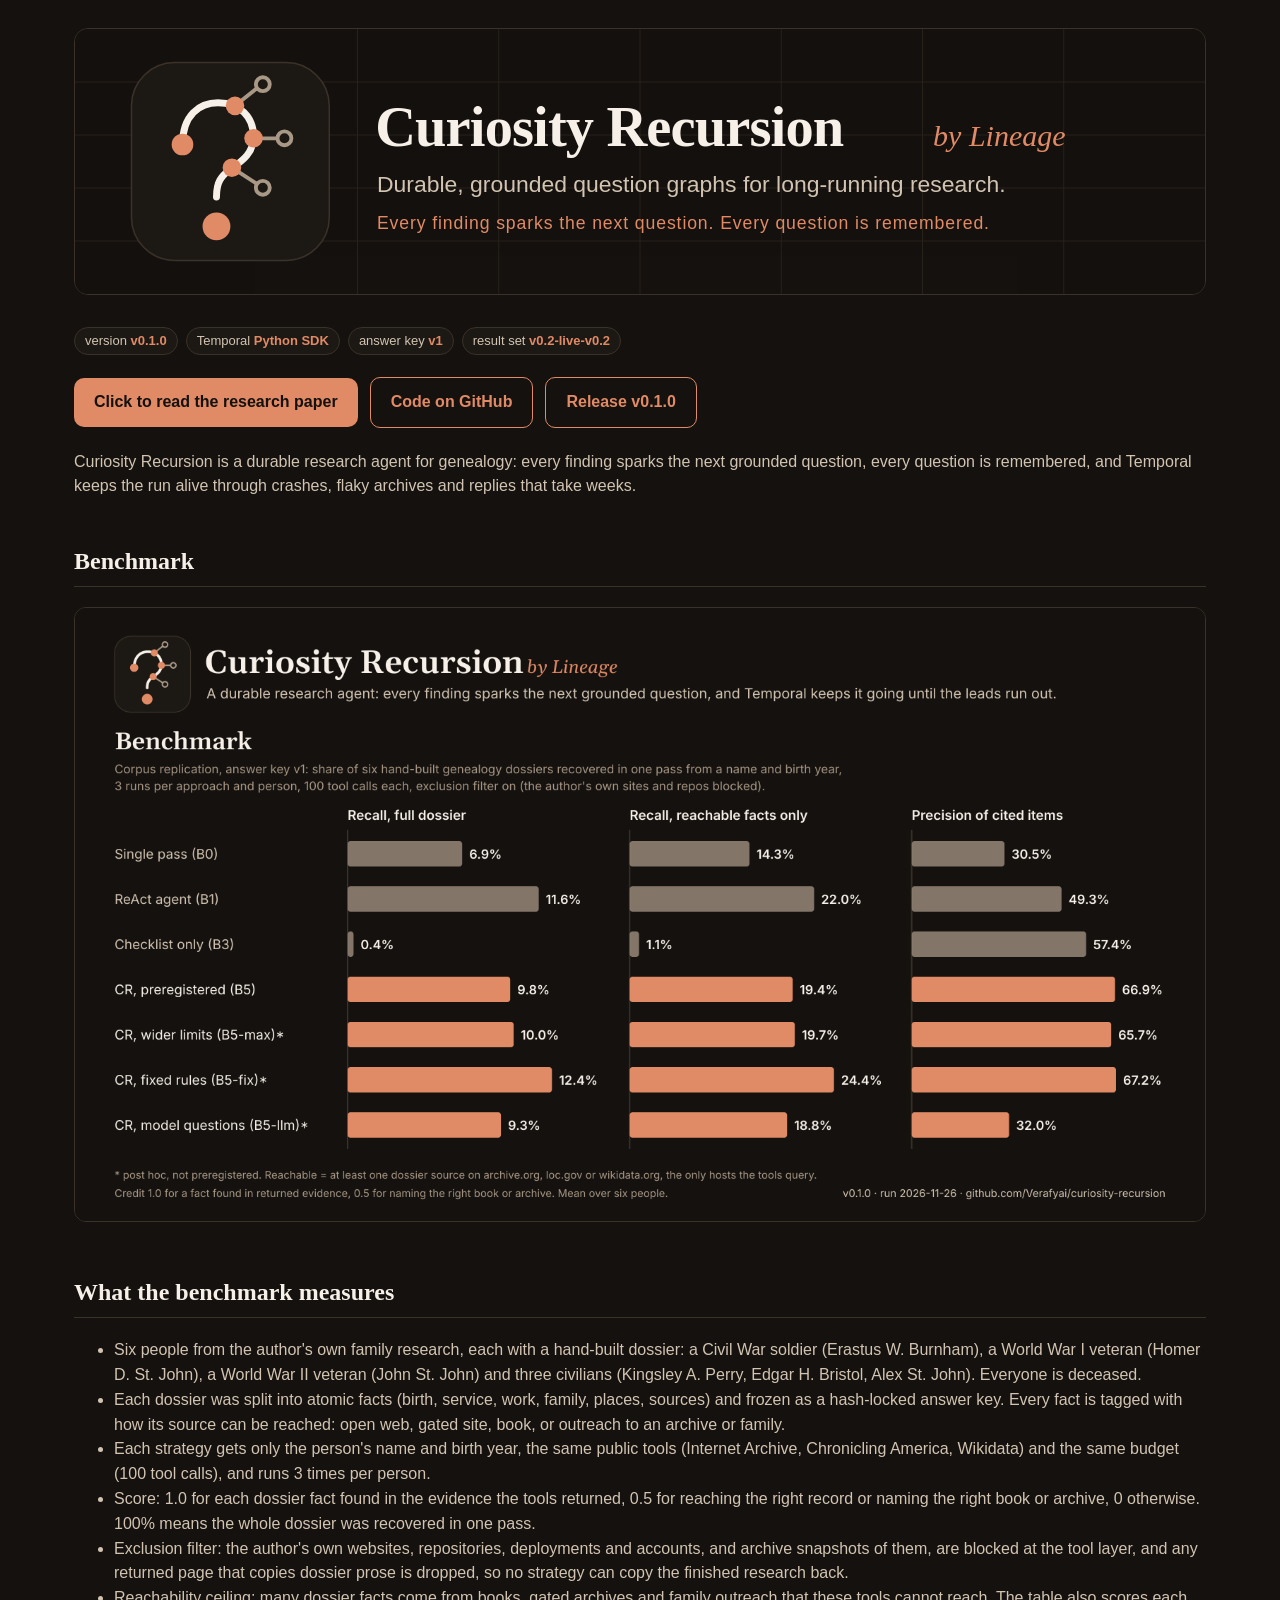
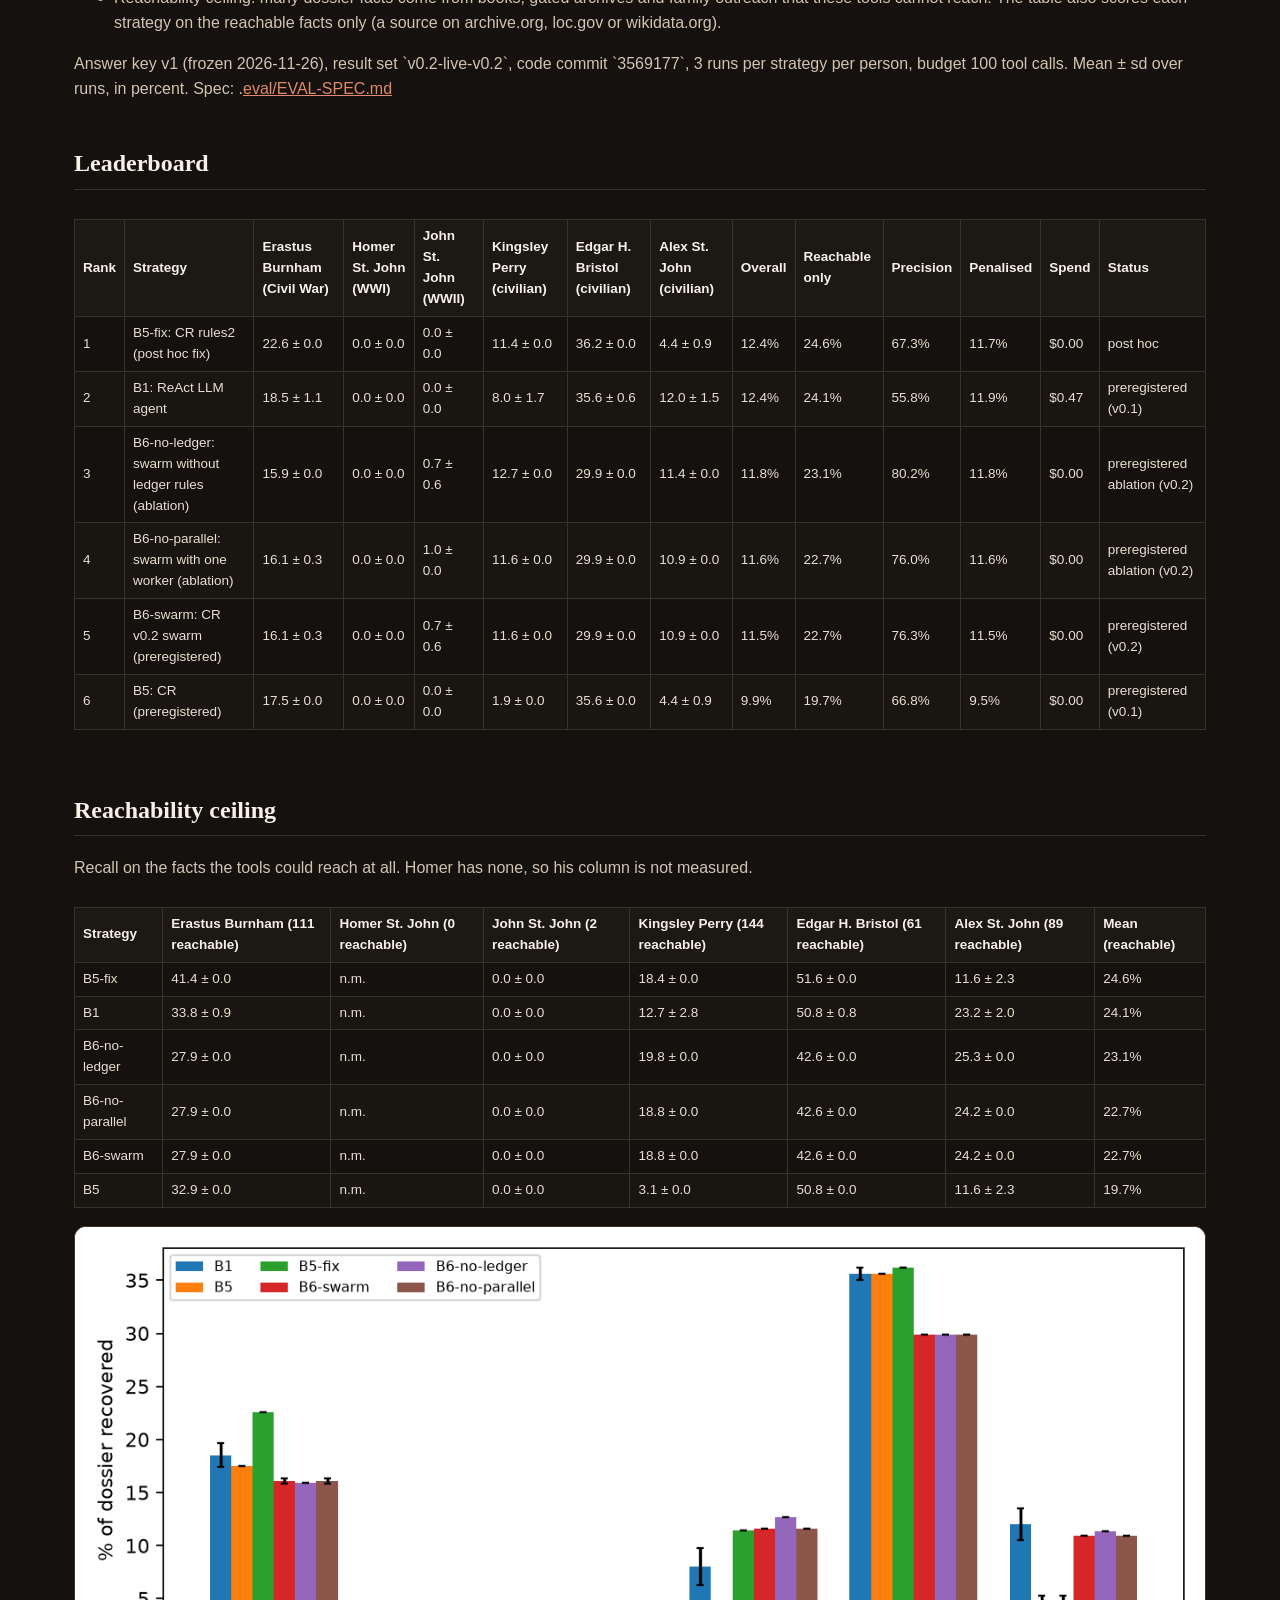
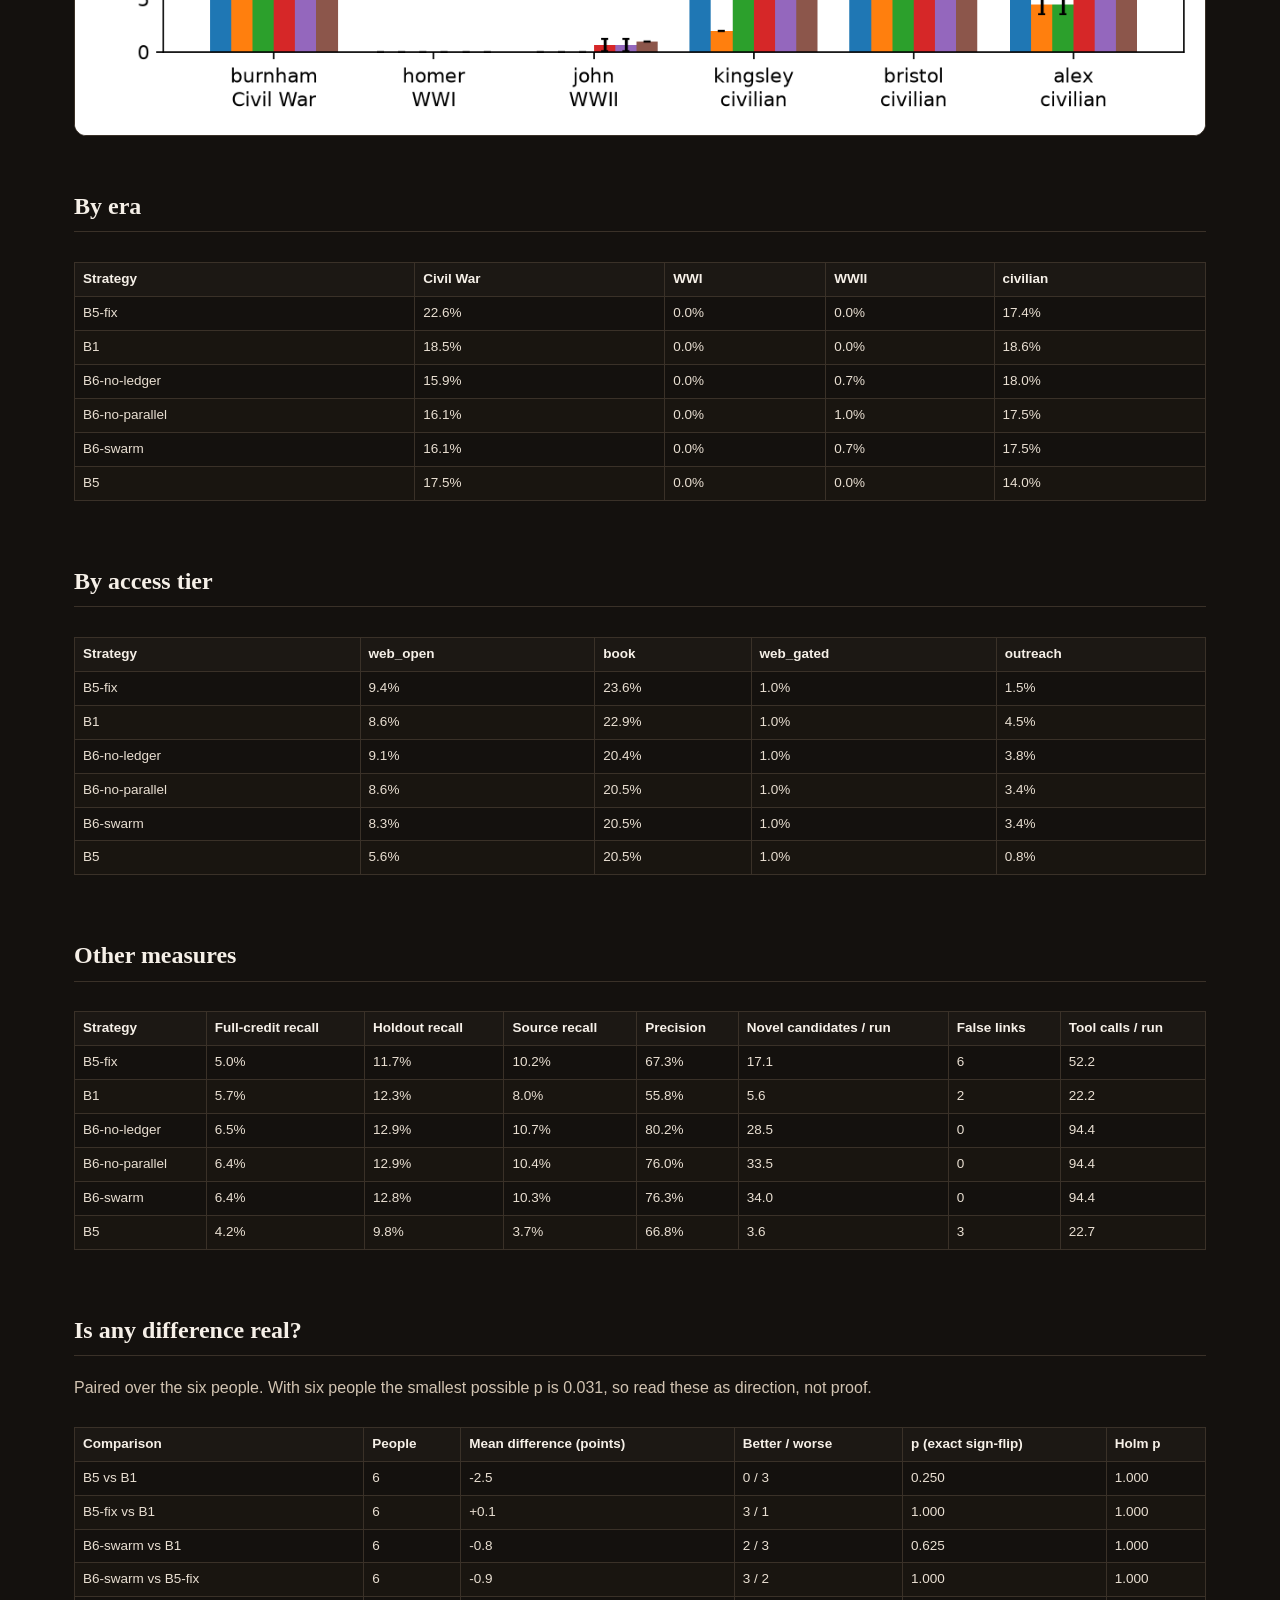
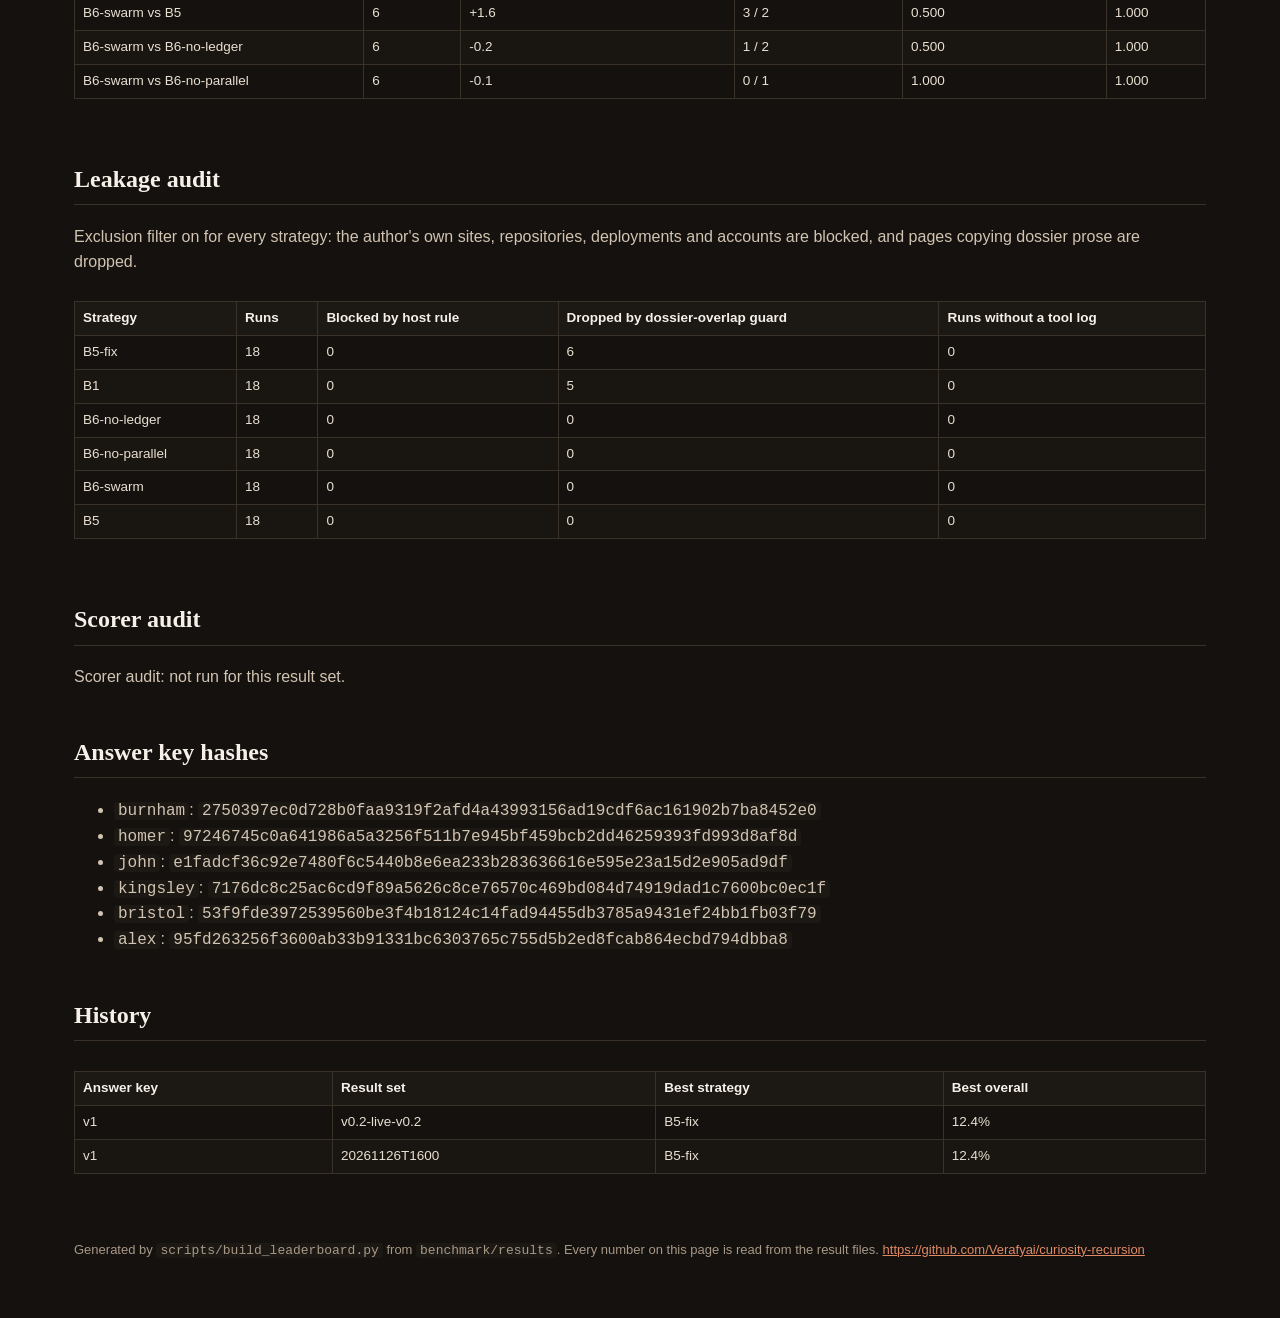
<file: index.html>
<!doctype html>
<html lang="en"><head><meta charset="utf-8"><title>Curiosity Recursion by Lineage</title>
<meta http-equiv="refresh" content="0; url=benchmark/">
<link rel="canonical" href="benchmark/"></head>
<body style="background:#14110e;color:#f3ebe1;font-family:system-ui,sans-serif">
<p><a style="color:#e08a66" href="benchmark/">Curiosity Recursion benchmark</a> · <a style="color:#e08a66" href="paper/main.pdf">Click to read the research paper</a></p>
</body></html>
</file>
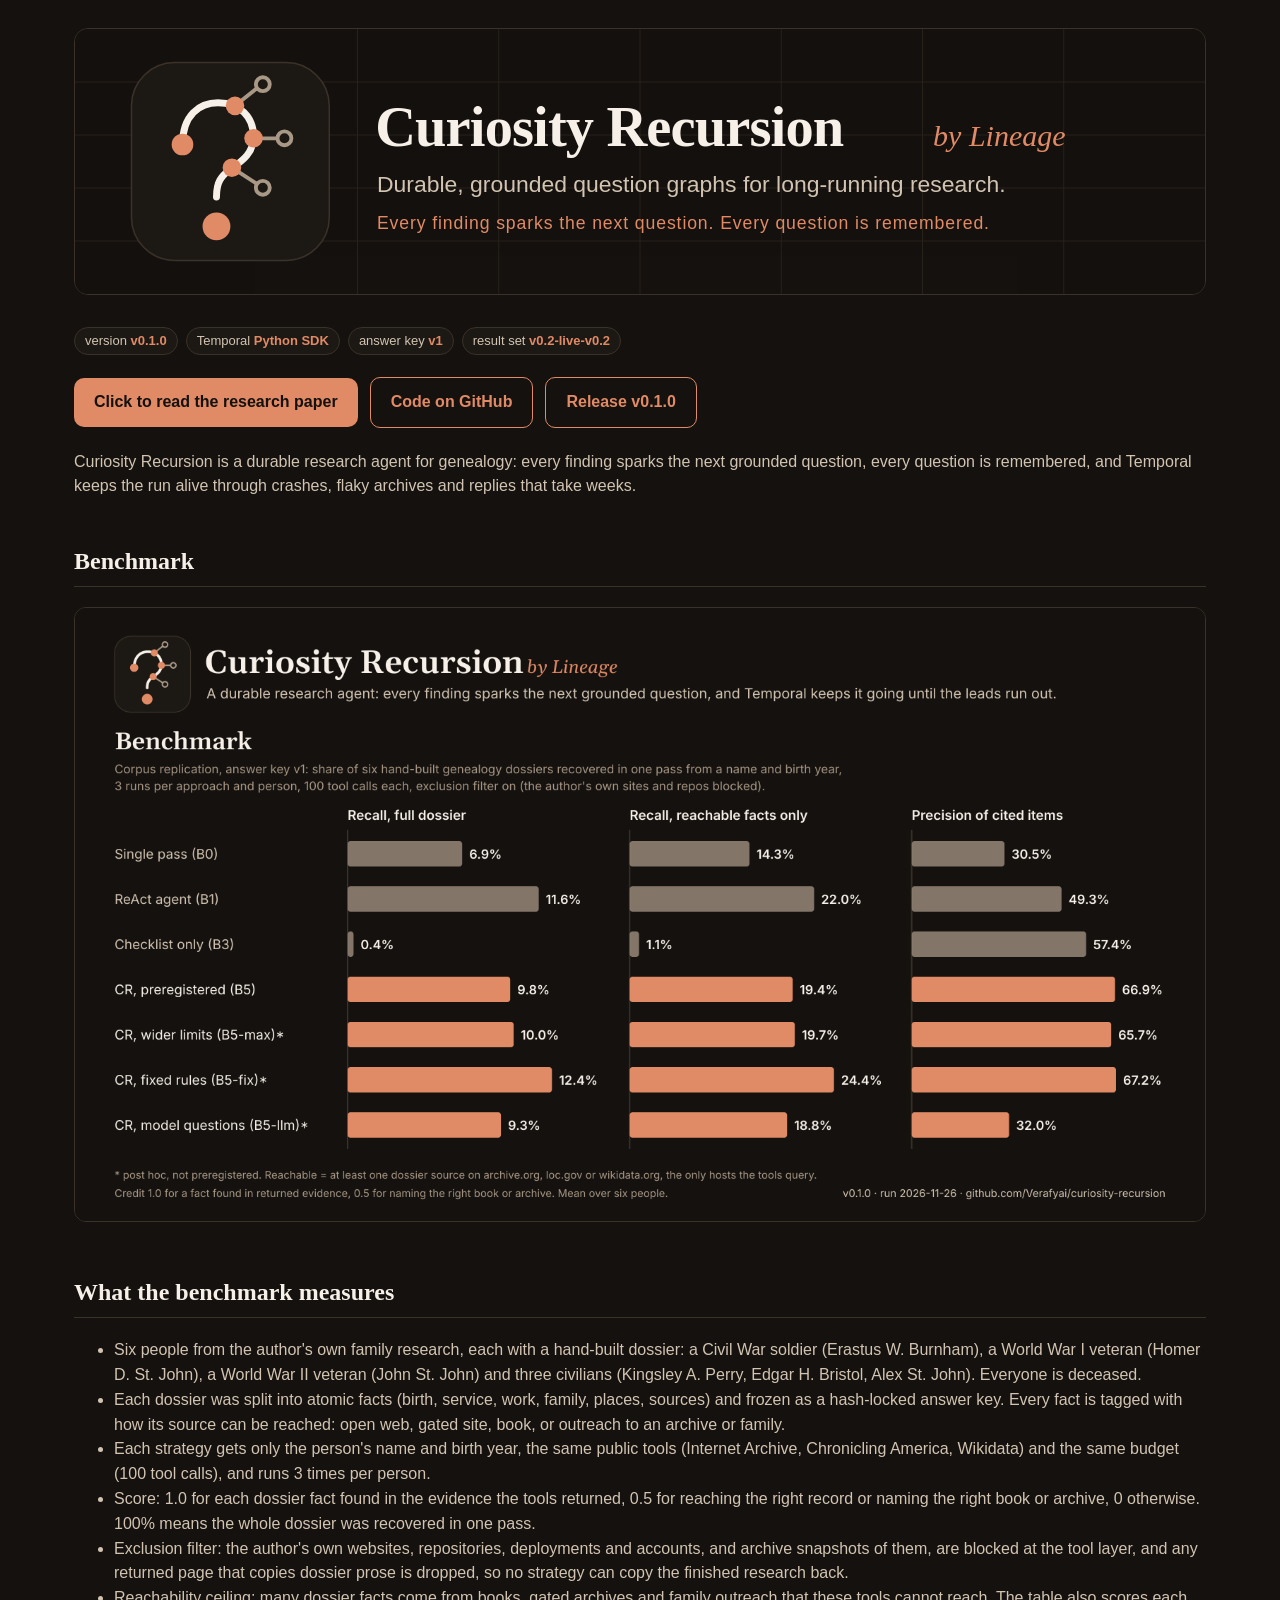
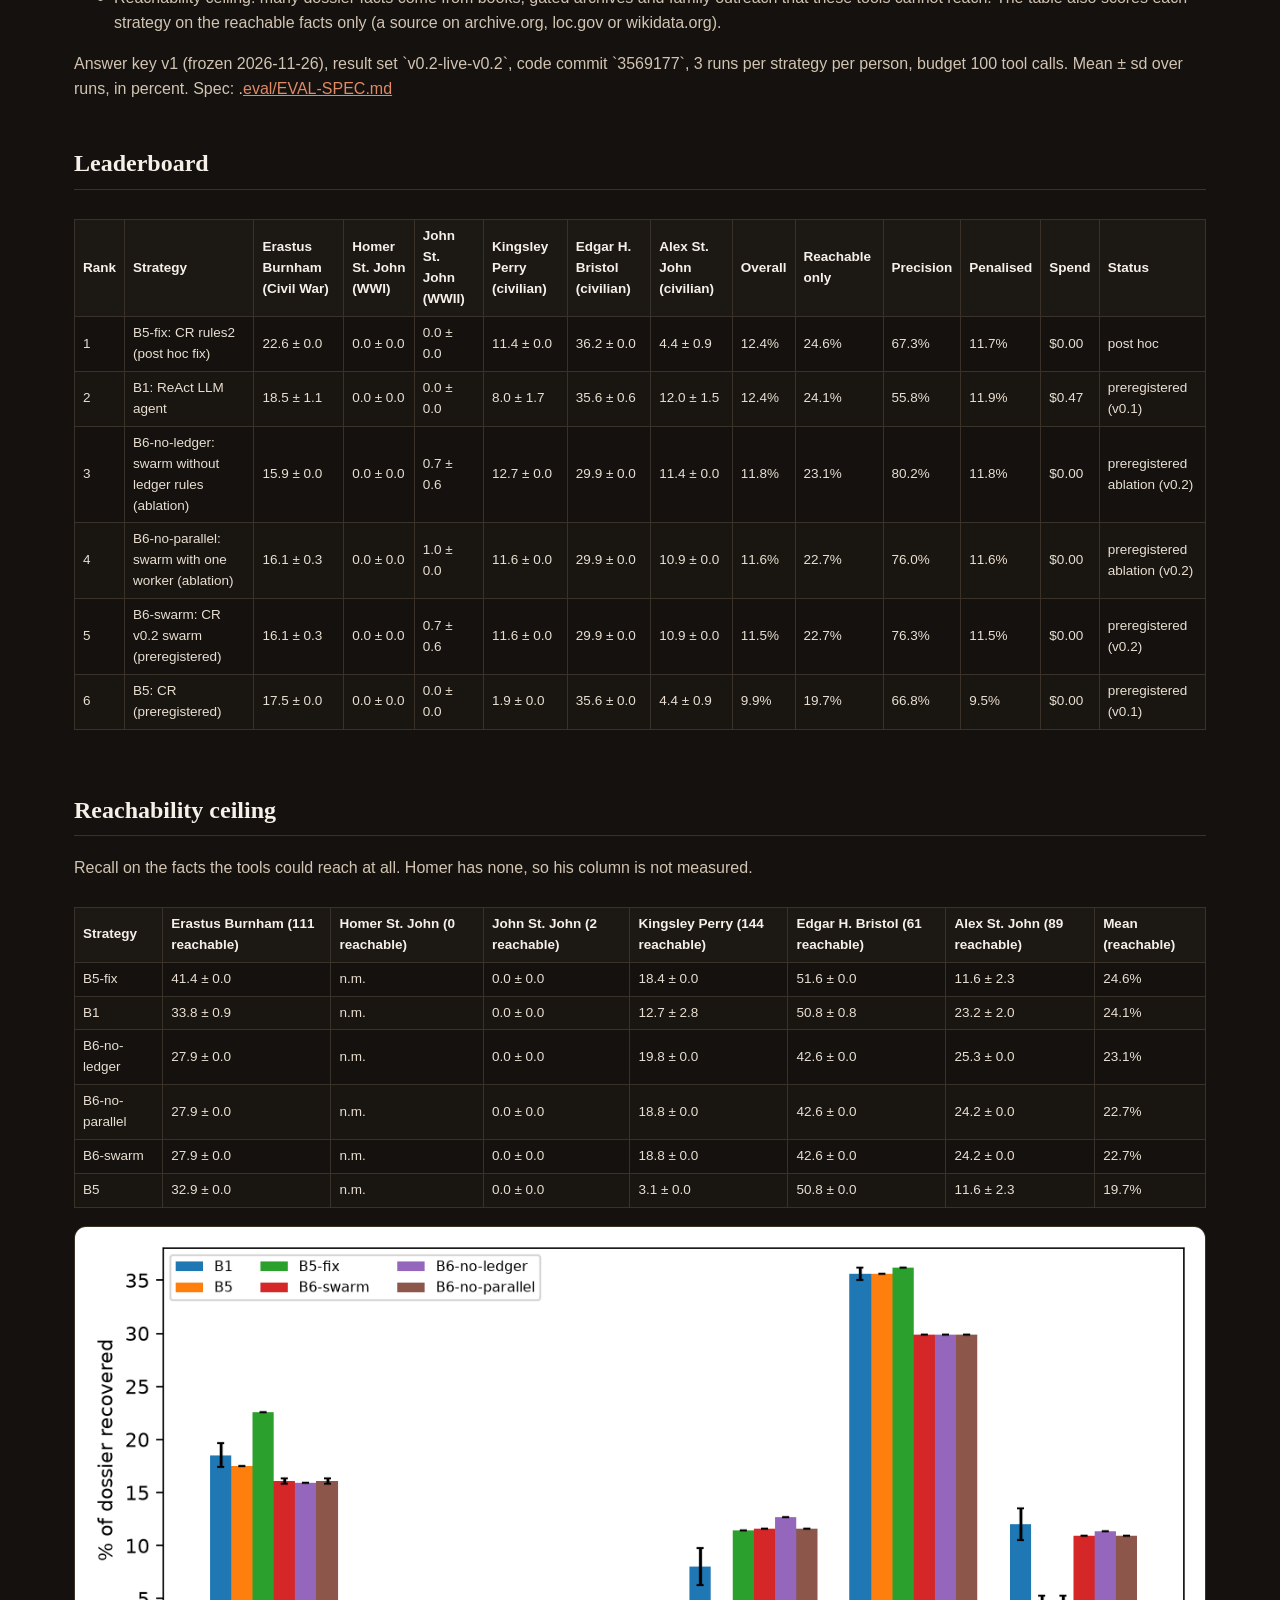
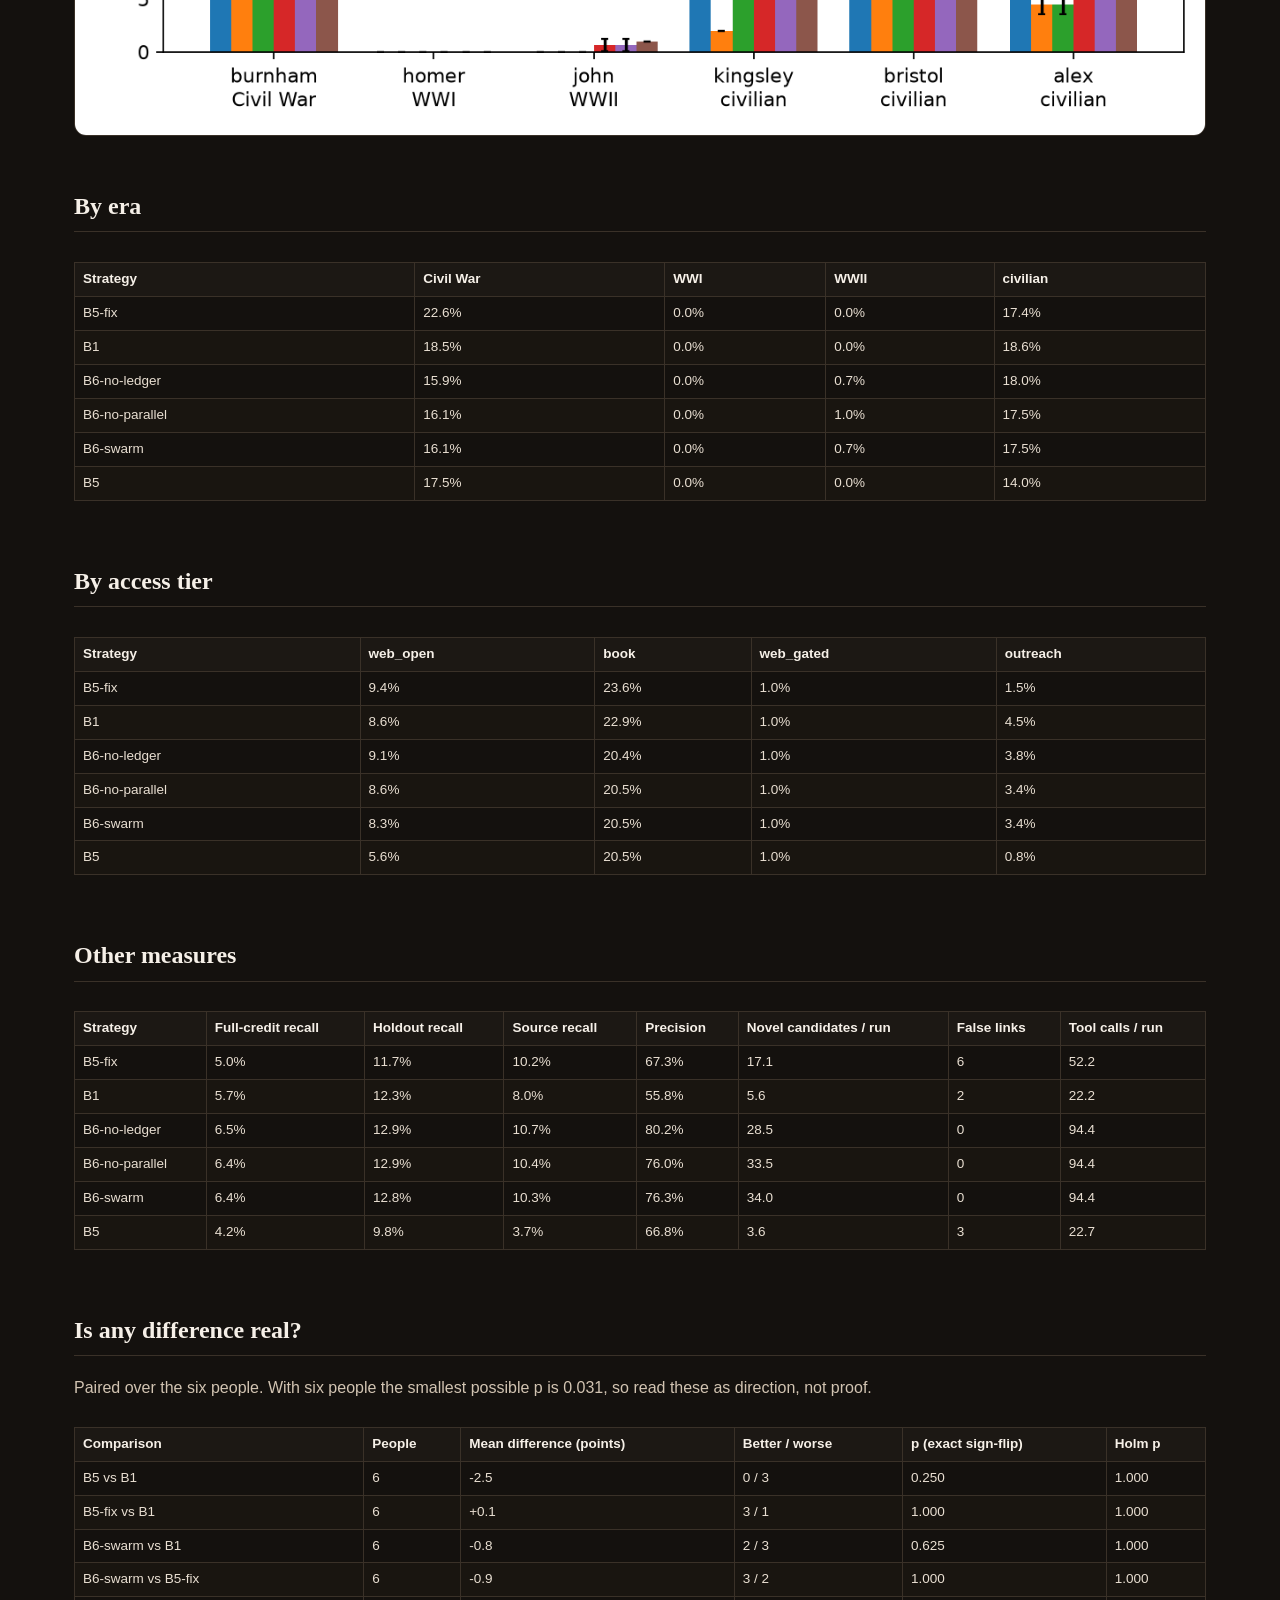
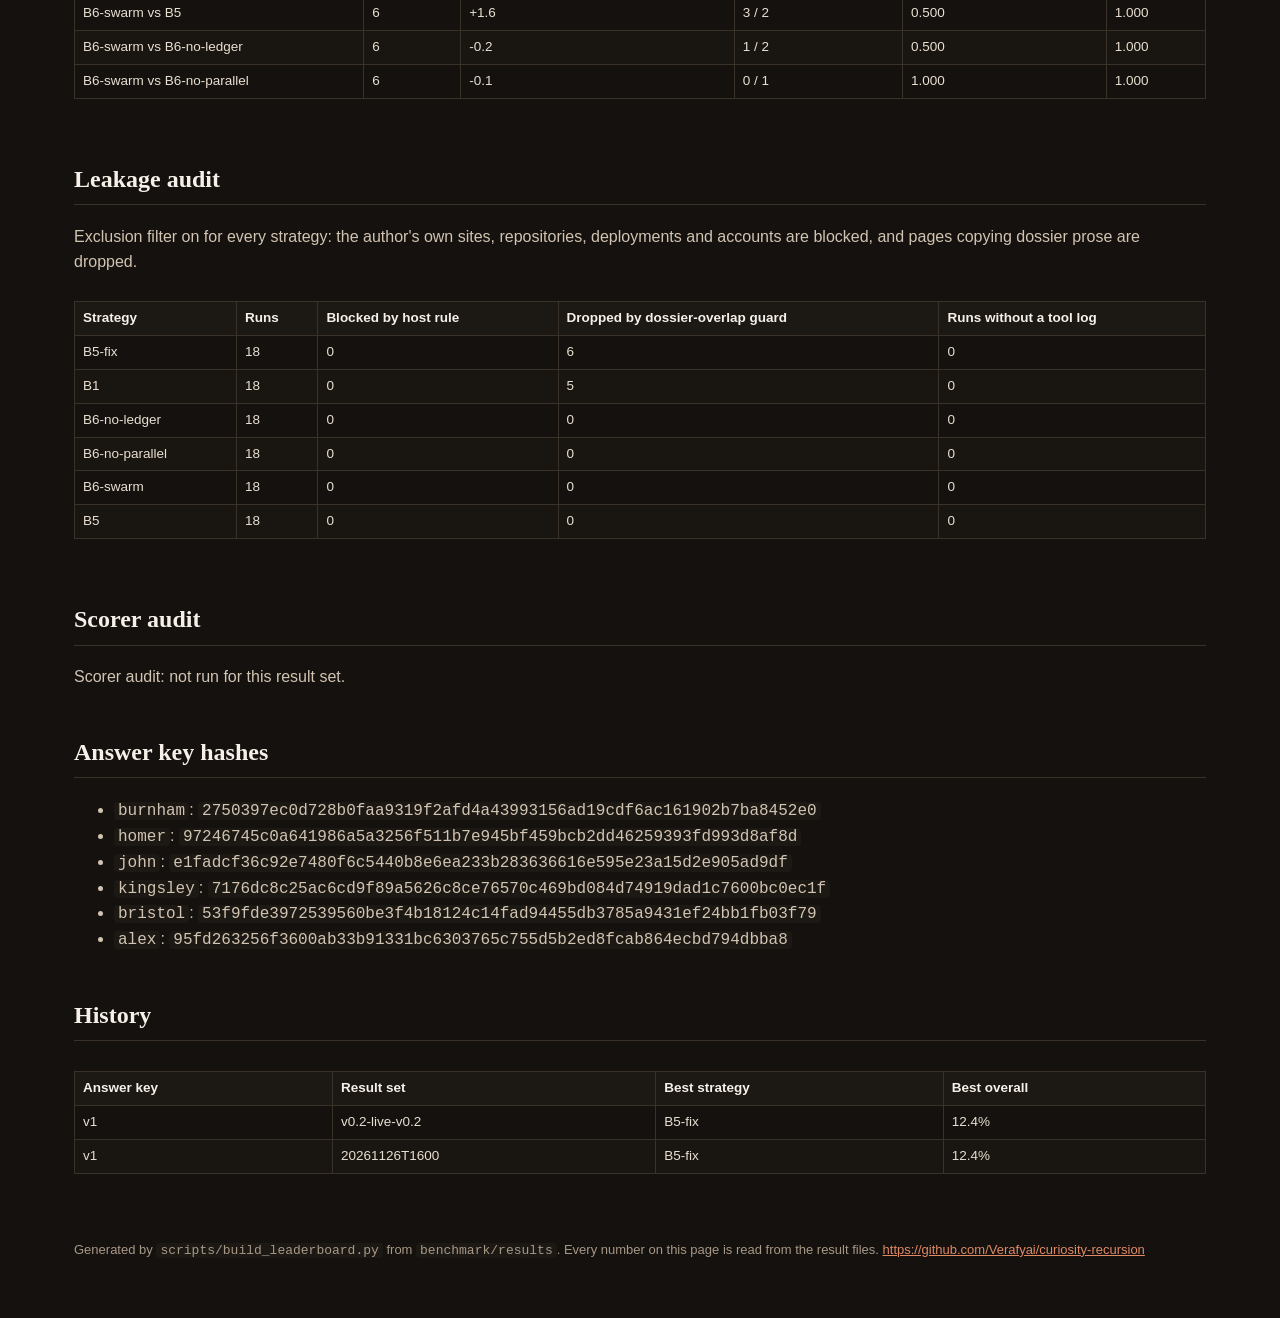
<file: benchmark/index.html>
<!doctype html><html lang='en'><head><meta charset='utf-8'><meta name='viewport' content='width=device-width,initial-scale=1'><title>Curiosity Recursion by Lineage: benchmark v0.1.0</title><style>*{box-sizing:border-box}body{margin:0;font:16px/1.55 Inter,-apple-system,'Segoe UI',Helvetica,Arial,sans-serif;background:#14110e;color:#f6f0e8}.wrap{max-width:1180px;margin:0 auto;padding:0 24px 64px}header{padding:28px 0 8px}header img{width:100%;border-radius:14px;border:1px solid #3a3128}.badges{display:flex;gap:8px;flex-wrap:wrap;margin:16px 0}.badge{font-size:13px;padding:3px 10px;border-radius:999px;border:1px solid #3a3128;color:#d2c4b2;background:#1c1814}.badge b{color:#e08a66}.cta{display:inline-block;margin:6px 12px 6px 0;padding:12px 20px;border-radius:10px;background:#e08a66;color:#14110e;font-weight:700;text-decoration:none}.cta.alt{background:transparent;color:#e08a66;border:1px solid #e08a66}h1,h2{font-family:Georgia,'IBM Plex Serif',serif;font-weight:600}h2{margin-top:44px;border-bottom:1px solid #3a3128;padding-bottom:6px}a{color:#e08a66}p,li{color:#d2c4b2}table{border-collapse:collapse;width:100%;margin:10px 0 18px;font-size:13.5px}th,td{border:1px solid #3a3128;padding:6px 8px;text-align:left}th{background:#1c1814;color:#f6f0e8}td{color:#e9dfd2}tr:nth-child(even) td{background:#191510}img.full{width:100%;border-radius:12px;border:1px solid #3a3128;background:#fff}img.snap{width:100%;border-radius:12px;border:1px solid #3a3128}code{background:#1c1814;padding:0 4px;border-radius:4px}.scroll{overflow-x:auto}footer{margin-top:48px;color:#a89886;font-size:13px}</style></head><body><div class='wrap'><header><img src='../docs/images/banner.svg' alt='Curiosity Recursion by Lineage'></header><div class='badges'><span class='badge'>version <b>v0.1.0</b></span><span class='badge'>Temporal <b>Python SDK</b></span><span class='badge'>answer key <b>v1</b></span><span class='badge'>result set <b>v0.2-live-v0.2</b></span></div><p><a class='cta' href='../paper/main.pdf'>Click to read the research paper</a><a class='cta alt' href='https://github.com/Verafyai/curiosity-recursion'>Code on GitHub</a><a class='cta alt' href='https://github.com/Verafyai/curiosity-recursion/releases/tag/v0.1.0'>Release v0.1.0</a></p><p>Curiosity Recursion is a durable research agent for genealogy: every finding sparks the next grounded question, every question is remembered, and Temporal keeps the run alive through crashes, flaky archives and replies that take weeks.</p><h2>Benchmark</h2><img class='snap' src='assets/snapshot.png' alt='Benchmark snapshot'><h2>What the benchmark measures</h2><ul><li>Six people from the author&#x27;s own family research, each with a hand-built dossier: a Civil War soldier (Erastus W. Burnham), a World War I veteran (Homer D. St. John), a World War II veteran (John St. John) and three civilians (Kingsley A. Perry, Edgar H. Bristol, Alex St. John). Everyone is deceased.</li><li>Each dossier was split into atomic facts (birth, service, work, family, places, sources) and frozen as a hash-locked answer key. Every fact is tagged with how its source can be reached: open web, gated site, book, or outreach to an archive or family.</li><li>Each strategy gets only the person&#x27;s name and birth year, the same public tools (Internet Archive, Chronicling America, Wikidata) and the same budget (100 tool calls), and runs 3 times per person.</li><li>Score: 1.0 for each dossier fact found in the evidence the tools returned, 0.5 for reaching the right record or naming the right book or archive, 0 otherwise. 100% means the whole dossier was recovered in one pass.</li><li>Exclusion filter: the author&#x27;s own websites, repositories, deployments and accounts, and archive snapshots of them, are blocked at the tool layer, and any returned page that copies dossier prose is dropped, so no strategy can copy the finished research back.</li><li>Reachability ceiling: many dossier facts come from books, gated archives and family outreach that these tools cannot reach. The table also scores each strategy on the reachable facts only (a source on archive.org, loc.gov or wikidata.org).</li></ul><p>Answer key v1 (frozen 2026-11-26), result set `v0.2-live-v0.2`, code commit `3569177`, 3 runs per strategy per person, budget 100 tool calls. Mean ± sd over runs, in percent. Spec: .<a href='https://github.com/Verafyai/curiosity-recursion/blob/master/eval/EVAL-SPEC.md'>eval/EVAL-SPEC.md</a></p><h2>Leaderboard</h2><div class='scroll'><table><thead><tr><th>Rank</th><th>Strategy</th><th>Erastus Burnham (Civil War)</th><th>Homer St. John (WWI)</th><th>John St. John (WWII)</th><th>Kingsley Perry (civilian)</th><th>Edgar H. Bristol (civilian)</th><th>Alex St. John (civilian)</th><th>Overall</th><th>Reachable only</th><th>Precision</th><th>Penalised</th><th>Spend</th><th>Status</th></tr></thead><tbody><tr><td>1</td><td>B5-fix: CR rules2 (post hoc fix)</td><td>22.6 ± 0.0</td><td>0.0 ± 0.0</td><td>0.0 ± 0.0</td><td>11.4 ± 0.0</td><td>36.2 ± 0.0</td><td>4.4 ± 0.9</td><td>12.4%</td><td>24.6%</td><td>67.3%</td><td>11.7%</td><td>$0.00</td><td>post hoc</td></tr><tr><td>2</td><td>B1: ReAct LLM agent</td><td>18.5 ± 1.1</td><td>0.0 ± 0.0</td><td>0.0 ± 0.0</td><td>8.0 ± 1.7</td><td>35.6 ± 0.6</td><td>12.0 ± 1.5</td><td>12.4%</td><td>24.1%</td><td>55.8%</td><td>11.9%</td><td>$0.47</td><td>preregistered (v0.1)</td></tr><tr><td>3</td><td>B6-no-ledger: swarm without ledger rules (ablation)</td><td>15.9 ± 0.0</td><td>0.0 ± 0.0</td><td>0.7 ± 0.6</td><td>12.7 ± 0.0</td><td>29.9 ± 0.0</td><td>11.4 ± 0.0</td><td>11.8%</td><td>23.1%</td><td>80.2%</td><td>11.8%</td><td>$0.00</td><td>preregistered ablation (v0.2)</td></tr><tr><td>4</td><td>B6-no-parallel: swarm with one worker (ablation)</td><td>16.1 ± 0.3</td><td>0.0 ± 0.0</td><td>1.0 ± 0.0</td><td>11.6 ± 0.0</td><td>29.9 ± 0.0</td><td>10.9 ± 0.0</td><td>11.6%</td><td>22.7%</td><td>76.0%</td><td>11.6%</td><td>$0.00</td><td>preregistered ablation (v0.2)</td></tr><tr><td>5</td><td>B6-swarm: CR v0.2 swarm (preregistered)</td><td>16.1 ± 0.3</td><td>0.0 ± 0.0</td><td>0.7 ± 0.6</td><td>11.6 ± 0.0</td><td>29.9 ± 0.0</td><td>10.9 ± 0.0</td><td>11.5%</td><td>22.7%</td><td>76.3%</td><td>11.5%</td><td>$0.00</td><td>preregistered (v0.2)</td></tr><tr><td>6</td><td>B5: CR (preregistered)</td><td>17.5 ± 0.0</td><td>0.0 ± 0.0</td><td>0.0 ± 0.0</td><td>1.9 ± 0.0</td><td>35.6 ± 0.0</td><td>4.4 ± 0.9</td><td>9.9%</td><td>19.7%</td><td>66.8%</td><td>9.5%</td><td>$0.00</td><td>preregistered (v0.1)</td></tr></tbody></table></div><h2>Reachability ceiling</h2><p>Recall on the facts the tools could reach at all. Homer has none, so his column is not measured.</p><div class='scroll'><table><thead><tr><th>Strategy</th><th>Erastus Burnham (111 reachable)</th><th>Homer St. John (0 reachable)</th><th>John St. John (2 reachable)</th><th>Kingsley Perry (144 reachable)</th><th>Edgar H. Bristol (61 reachable)</th><th>Alex St. John (89 reachable)</th><th>Mean (reachable)</th></tr></thead><tbody><tr><td>B5-fix</td><td>41.4 ± 0.0</td><td>n.m.</td><td>0.0 ± 0.0</td><td>18.4 ± 0.0</td><td>51.6 ± 0.0</td><td>11.6 ± 2.3</td><td>24.6%</td></tr><tr><td>B1</td><td>33.8 ± 0.9</td><td>n.m.</td><td>0.0 ± 0.0</td><td>12.7 ± 2.8</td><td>50.8 ± 0.8</td><td>23.2 ± 2.0</td><td>24.1%</td></tr><tr><td>B6-no-ledger</td><td>27.9 ± 0.0</td><td>n.m.</td><td>0.0 ± 0.0</td><td>19.8 ± 0.0</td><td>42.6 ± 0.0</td><td>25.3 ± 0.0</td><td>23.1%</td></tr><tr><td>B6-no-parallel</td><td>27.9 ± 0.0</td><td>n.m.</td><td>0.0 ± 0.0</td><td>18.8 ± 0.0</td><td>42.6 ± 0.0</td><td>24.2 ± 0.0</td><td>22.7%</td></tr><tr><td>B6-swarm</td><td>27.9 ± 0.0</td><td>n.m.</td><td>0.0 ± 0.0</td><td>18.8 ± 0.0</td><td>42.6 ± 0.0</td><td>24.2 ± 0.0</td><td>22.7%</td></tr><tr><td>B5</td><td>32.9 ± 0.0</td><td>n.m.</td><td>0.0 ± 0.0</td><td>3.1 ± 0.0</td><td>50.8 ± 0.0</td><td>11.6 ± 2.3</td><td>19.7%</td></tr></tbody></table></div><img class='full' src='assets/corpus-recall.png' alt='recall per person'><h2>By era</h2><div class='scroll'><table><thead><tr><th>Strategy</th><th>Civil War</th><th>WWI</th><th>WWII</th><th>civilian</th></tr></thead><tbody><tr><td>B5-fix</td><td>22.6%</td><td>0.0%</td><td>0.0%</td><td>17.4%</td></tr><tr><td>B1</td><td>18.5%</td><td>0.0%</td><td>0.0%</td><td>18.6%</td></tr><tr><td>B6-no-ledger</td><td>15.9%</td><td>0.0%</td><td>0.7%</td><td>18.0%</td></tr><tr><td>B6-no-parallel</td><td>16.1%</td><td>0.0%</td><td>1.0%</td><td>17.5%</td></tr><tr><td>B6-swarm</td><td>16.1%</td><td>0.0%</td><td>0.7%</td><td>17.5%</td></tr><tr><td>B5</td><td>17.5%</td><td>0.0%</td><td>0.0%</td><td>14.0%</td></tr></tbody></table></div><h2>By access tier</h2><div class='scroll'><table><thead><tr><th>Strategy</th><th>web_open</th><th>book</th><th>web_gated</th><th>outreach</th></tr></thead><tbody><tr><td>B5-fix</td><td>9.4%</td><td>23.6%</td><td>1.0%</td><td>1.5%</td></tr><tr><td>B1</td><td>8.6%</td><td>22.9%</td><td>1.0%</td><td>4.5%</td></tr><tr><td>B6-no-ledger</td><td>9.1%</td><td>20.4%</td><td>1.0%</td><td>3.8%</td></tr><tr><td>B6-no-parallel</td><td>8.6%</td><td>20.5%</td><td>1.0%</td><td>3.4%</td></tr><tr><td>B6-swarm</td><td>8.3%</td><td>20.5%</td><td>1.0%</td><td>3.4%</td></tr><tr><td>B5</td><td>5.6%</td><td>20.5%</td><td>1.0%</td><td>0.8%</td></tr></tbody></table></div><h2>Other measures</h2><div class='scroll'><table><thead><tr><th>Strategy</th><th>Full-credit recall</th><th>Holdout recall</th><th>Source recall</th><th>Precision</th><th>Novel candidates / run</th><th>False links</th><th>Tool calls / run</th></tr></thead><tbody><tr><td>B5-fix</td><td>5.0%</td><td>11.7%</td><td>10.2%</td><td>67.3%</td><td>17.1</td><td>6</td><td>52.2</td></tr><tr><td>B1</td><td>5.7%</td><td>12.3%</td><td>8.0%</td><td>55.8%</td><td>5.6</td><td>2</td><td>22.2</td></tr><tr><td>B6-no-ledger</td><td>6.5%</td><td>12.9%</td><td>10.7%</td><td>80.2%</td><td>28.5</td><td>0</td><td>94.4</td></tr><tr><td>B6-no-parallel</td><td>6.4%</td><td>12.9%</td><td>10.4%</td><td>76.0%</td><td>33.5</td><td>0</td><td>94.4</td></tr><tr><td>B6-swarm</td><td>6.4%</td><td>12.8%</td><td>10.3%</td><td>76.3%</td><td>34.0</td><td>0</td><td>94.4</td></tr><tr><td>B5</td><td>4.2%</td><td>9.8%</td><td>3.7%</td><td>66.8%</td><td>3.6</td><td>3</td><td>22.7</td></tr></tbody></table></div><h2>Is any difference real?</h2><p>Paired over the six people. With six people the smallest possible p is 0.031, so read these as direction, not proof.</p><div class='scroll'><table><thead><tr><th>Comparison</th><th>People</th><th>Mean difference (points)</th><th>Better / worse</th><th>p (exact sign-flip)</th><th>Holm p</th></tr></thead><tbody><tr><td>B5 vs B1</td><td>6</td><td>-2.5</td><td>0 / 3</td><td>0.250</td><td>1.000</td></tr><tr><td>B5-fix vs B1</td><td>6</td><td>+0.1</td><td>3 / 1</td><td>1.000</td><td>1.000</td></tr><tr><td>B6-swarm vs B1</td><td>6</td><td>-0.8</td><td>2 / 3</td><td>0.625</td><td>1.000</td></tr><tr><td>B6-swarm vs B5-fix</td><td>6</td><td>-0.9</td><td>3 / 2</td><td>1.000</td><td>1.000</td></tr><tr><td>B6-swarm vs B5</td><td>6</td><td>+1.6</td><td>3 / 2</td><td>0.500</td><td>1.000</td></tr><tr><td>B6-swarm vs B6-no-ledger</td><td>6</td><td>-0.2</td><td>1 / 2</td><td>0.500</td><td>1.000</td></tr><tr><td>B6-swarm vs B6-no-parallel</td><td>6</td><td>-0.1</td><td>0 / 1</td><td>1.000</td><td>1.000</td></tr></tbody></table></div><h2>Leakage audit</h2><p>Exclusion filter on for every strategy: the author's own sites, repositories, deployments and accounts are blocked, and pages copying dossier prose are dropped.</p><div class='scroll'><table><thead><tr><th>Strategy</th><th>Runs</th><th>Blocked by host rule</th><th>Dropped by dossier-overlap guard</th><th>Runs without a tool log</th></tr></thead><tbody><tr><td>B5-fix</td><td>18</td><td>0</td><td>6</td><td>0</td></tr><tr><td>B1</td><td>18</td><td>0</td><td>5</td><td>0</td></tr><tr><td>B6-no-ledger</td><td>18</td><td>0</td><td>0</td><td>0</td></tr><tr><td>B6-no-parallel</td><td>18</td><td>0</td><td>0</td><td>0</td></tr><tr><td>B6-swarm</td><td>18</td><td>0</td><td>0</td><td>0</td></tr><tr><td>B5</td><td>18</td><td>0</td><td>0</td><td>0</td></tr></tbody></table></div><h2>Scorer audit</h2><p>Scorer audit: not run for this result set.</p><h2>Answer key hashes</h2><ul><li><code>burnham</code>: <code>2750397ec0d728b0faa9319f2afd4a43993156ad19cdf6ac161902b7ba8452e0</code></li><li><code>homer</code>: <code>97246745c0a641986a5a3256f511b7e945bf459bcb2dd46259393fd993d8af8d</code></li><li><code>john</code>: <code>e1fadcf36c92e7480f6c5440b8e6ea233b283636616e595e23a15d2e905ad9df</code></li><li><code>kingsley</code>: <code>7176dc8c25ac6cd9f89a5626c8ce76570c469bd084d74919dad1c7600bc0ec1f</code></li><li><code>bristol</code>: <code>53f9fde3972539560be3f4b18124c14fad94455db3785a9431ef24bb1fb03f79</code></li><li><code>alex</code>: <code>95fd263256f3600ab33b91331bc6303765c755d5b2ed8fcab864ecbd794dbba8</code></li></ul><h2>History</h2><div class='scroll'><table><thead><tr><th>Answer key</th><th>Result set</th><th>Best strategy</th><th>Best overall</th></tr></thead><tbody><tr><td>v1</td><td>v0.2-live-v0.2</td><td>B5-fix</td><td>12.4%</td></tr><tr><td>v1</td><td>20261126T1600</td><td>B5-fix</td><td>12.4%</td></tr></tbody></table></div><footer>Generated by <code>scripts/build_leaderboard.py</code> from <code>benchmark/results</code>. Every number on this page is read from the result files. <a href='https://github.com/Verafyai/curiosity-recursion'>https://github.com/Verafyai/curiosity-recursion</a></footer></div></body></html>
</file>
